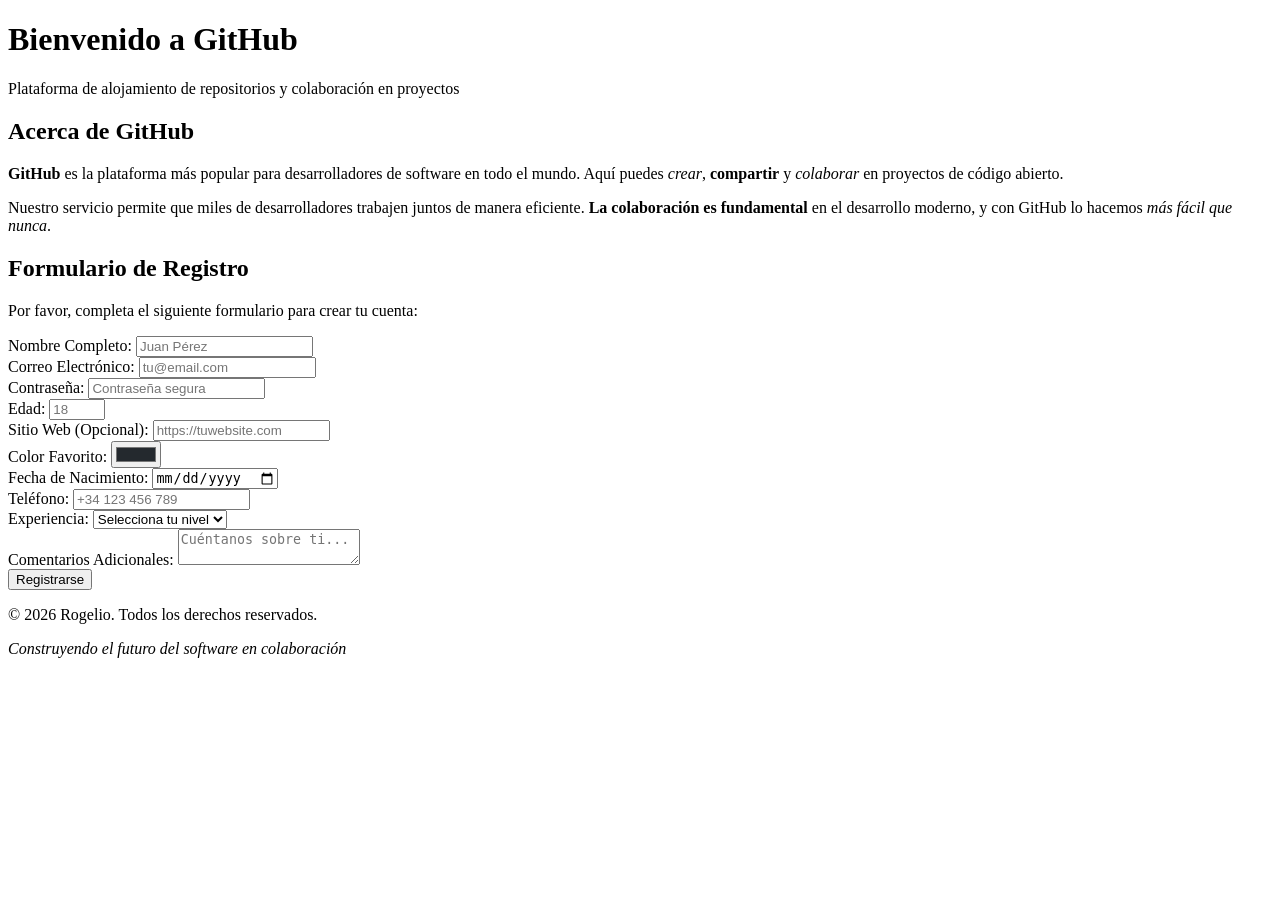
<file: index.html>
<!DOCTYPE html>
<html lang="es">
<head>
    <meta charset="UTF-8">
    <meta name="viewport" content="width=device-width, initial-scale=1.0">
    <title>GitHub - Formulario de Registro</title>
</head>
<body>
    <header>
        <h1>Bienvenido a GitHub</h1>
        <p>Plataforma de alojamiento de repositorios y colaboración en proyectos</p>
    </header>

    <main>
        <section>
            <h2>Acerca de GitHub</h2>
            <p>
                <strong>GitHub</strong> es la plataforma más popular para desarrolladores de software en todo el mundo. 
                Aquí puedes <em>crear</em>, <strong>compartir</strong> y <em>colaborar</em> en proyectos de código abierto.
            </p>
            <p>
                Nuestro servicio permite que miles de desarrolladores trabajen juntos de manera eficiente. 
                <strong>La colaboración es fundamental</strong> en el desarrollo moderno, y con GitHub lo hacemos <em>más fácil que nunca</em>.
            </p>
        </section>

        <section>
            <h2>Formulario de Registro</h2>
            <p>Por favor, completa el siguiente formulario para crear tu cuenta:</p>
            
            <form action="#" method="POST">
                <div class="form-group">
                    <label for="nombre">Nombre Completo:</label>
                    <input type="text" id="nombre" name="nombre" placeholder="Juan Pérez" required>
                </div>

                <div class="form-group">
                    <label for="email">Correo Electrónico:</label>
                    <input type="email" id="email" name="email" placeholder="tu@email.com" required>
                </div>

                <div class="form-group">
                    <label for="contrasena">Contraseña:</label>
                    <input type="password" id="contrasena" name="contrasena" placeholder="Contraseña segura" required>
                </div>

                <div class="form-group">
                    <label for="edad">Edad:</label>
                    <input type="number" id="edad" name="edad" min="13" max="120" placeholder="18">
                </div>

                <div class="form-group">
                    <label for="website">Sitio Web (Opcional):</label>
                    <input type="url" id="website" name="website" placeholder="https://tuwebsite.com">
                </div>

                <div class="form-group">
                    <label for="color">Color Favorito:</label>
                    <input type="color" id="color" name="color" value="#24292e">
                </div>

                <div class="form-group">
                    <label for="fecha">Fecha de Nacimiento:</label>
                    <input type="date" id="fecha" name="fecha" required>
                </div>

                <div class="form-group">
                    <label for="telefono">Teléfono:</label>
                    <input type="tel" id="telefono" name="telefono" placeholder="+34 123 456 789">
                </div>

                <div class="form-group">
                    <label for="experiencia">Experiencia:</label>
                    <select id="experiencia" name="experiencia" required>
                        <option value="">Selecciona tu nivel</option>
                        <option value="principiante">Principiante</option>
                        <option value="intermedio">Intermedio</option>
                        <option value="avanzado">Avanzado</option>
                        <option value="experto">Experto</option>
                    </select>
                </div>

                <div class="form-group">
                    <label for="comentarios">Comentarios Adicionales:</label>
                    <textarea id="comentarios" name="comentarios" placeholder="Cuéntanos sobre ti..."></textarea>
                </div>

                <button type="submit">Registrarse</button>
            </form>
        </section>
    </main>

    <footer>
        <p>&copy; 2026 Rogelio. Todos los derechos reservados.</p>
        <p><em>Construyendo el futuro del software en colaboración</em></p>
    </footer>
</body>
</html>
</file>
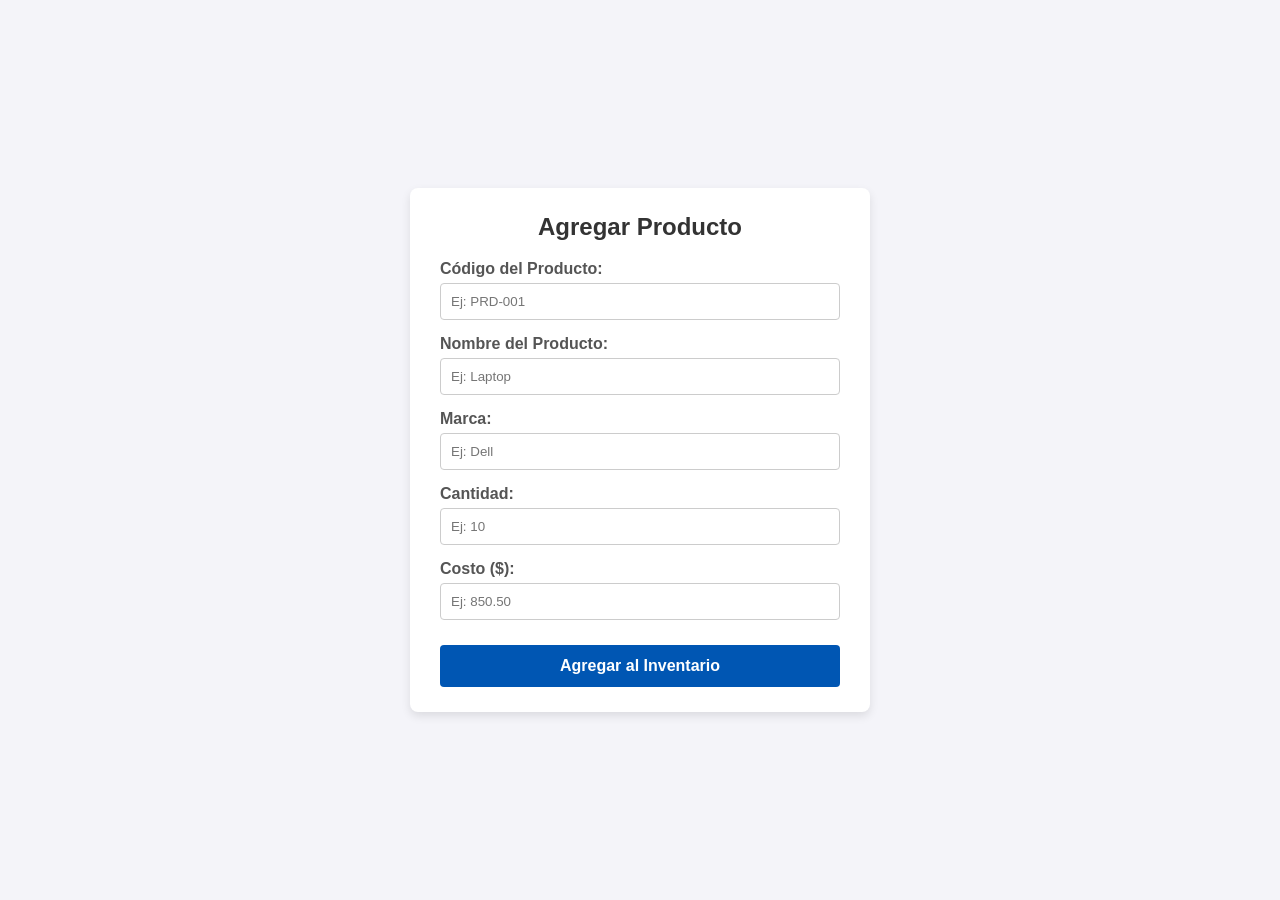
<file: Control de inventarios/index.html>
<!DOCTYPE html>
<html lang="es">
<head>
    <meta charset="UTF-8">
    <meta name="viewport" content="width=device-width, initial-scale=1.0">
    <title>Gestión de Inventario</title>
    <link rel="stylesheet" href="style.css">
</head>
<body>
    <div id="toast-container" class="toast-container"></div>

    <div class="form-container">
        <h2>Agregar Producto</h2>
        <form id="product-form">
            <div class="form-group">
                <label for="codigo">Código del Producto:</label>
                <input type="text" id="codigo" required placeholder="Ej: PRD-001">
            </div>
            <div class="form-group">
                <label for="nombre">Nombre del Producto:</label>
                <input type="text" id="nombre" required placeholder="Ej: Laptop">
            </div>
            <div class="form-group">
                <label for="marca">Marca:</label>
                <input type="text" id="marca" required placeholder="Ej: Dell">
            </div>
            <div class="form-group">
                <label for="cantidad">Cantidad:</label>
                <input type="number" id="cantidad" min="1" required placeholder="Ej: 10">
            </div>
            <div class="form-group">
                <label for="costo">Costo ($):</label>
                <input type="number" id="costo" min="0.01" step="0.01" required placeholder="Ej: 850.50">
            </div>
            <button type="submit">Agregar al Inventario</button>
        </form>
    </div>

    <script src="script.js"></script>
</body>
</html>
</file>
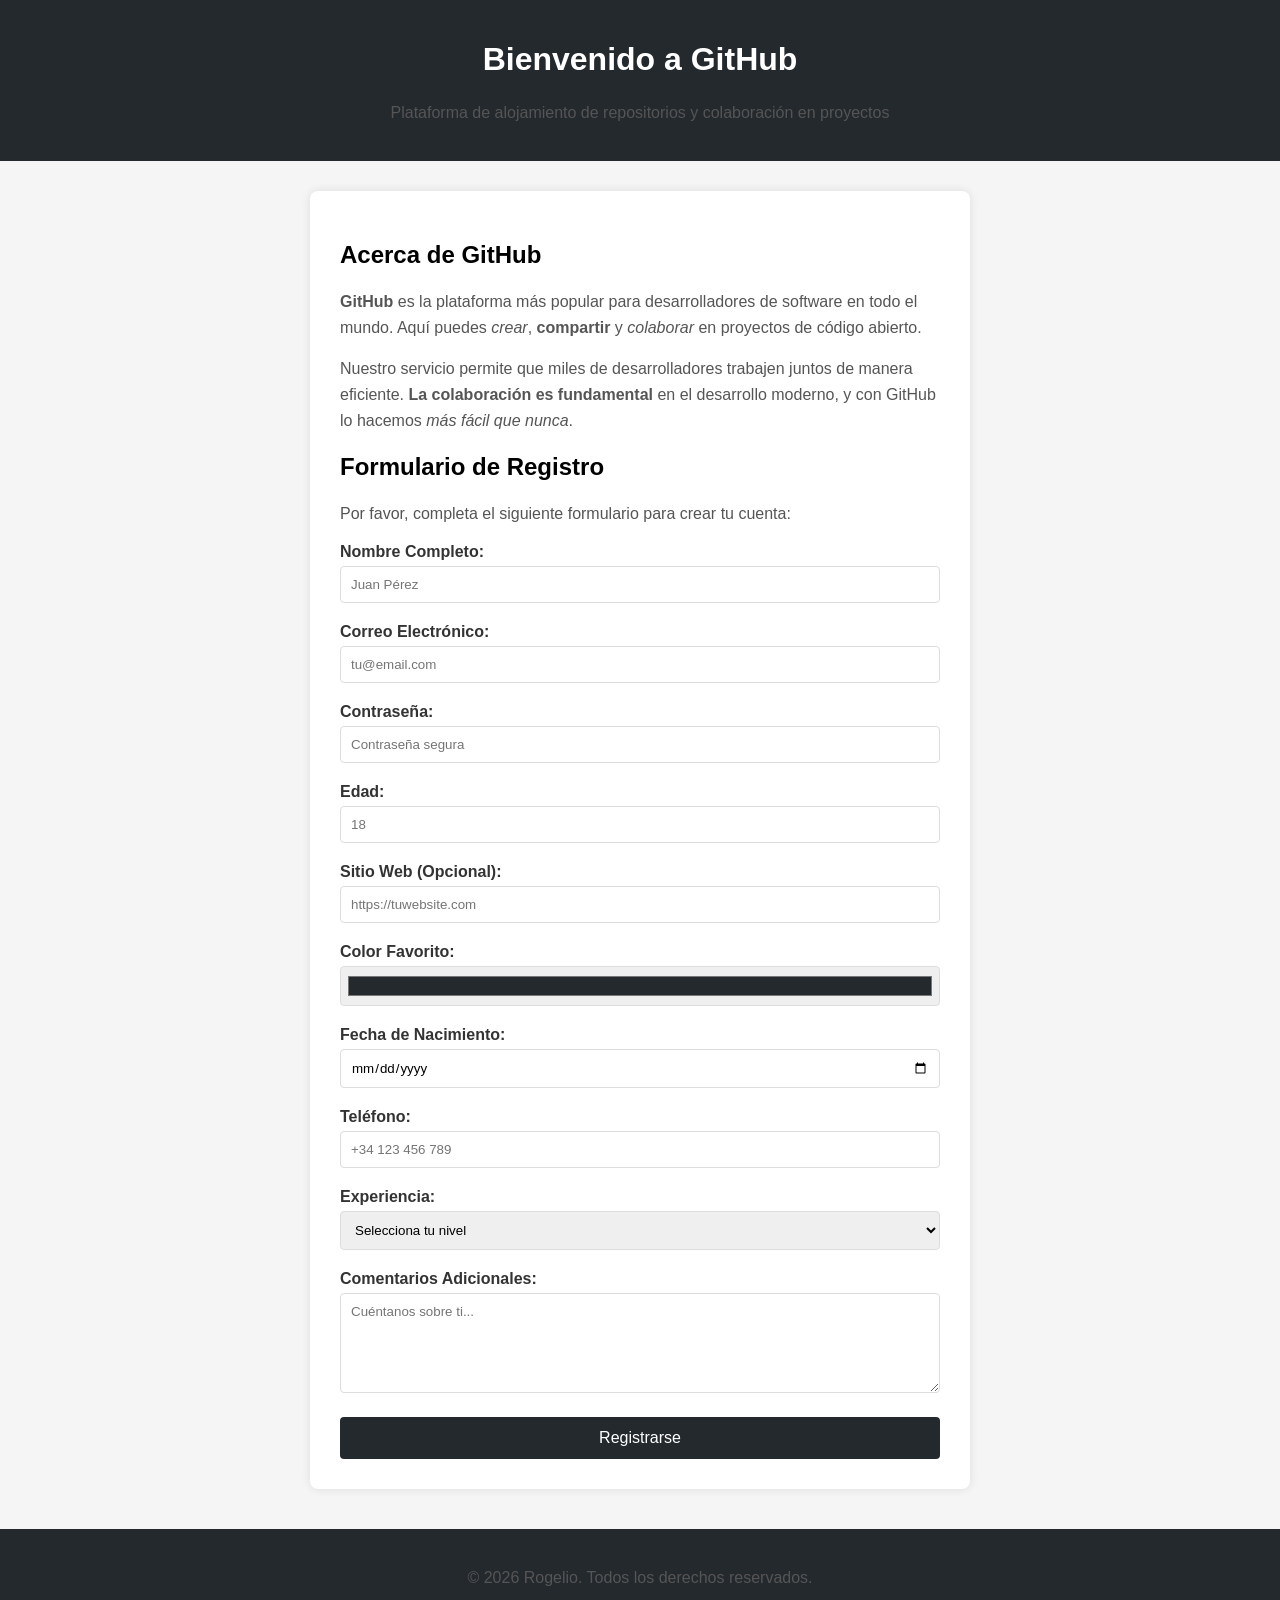
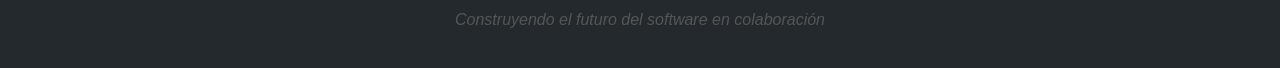
<file: Github.html>
<!DOCTYPE html>
<html lang="es">
<head>
    <meta charset="UTF-8">
    <meta name="viewport" content="width=device-width, initial-scale=1.0">
    <title>GitHub - Formulario de Registro</title>
    <style>
        body {
            font-family: Arial, sans-serif;
            margin: 0;
            padding: 0;
            background-color: #f5f5f5;
        }
        header {
            background-color: #24292e;
            color: white;
            padding: 20px;
            text-align: center;
        }
        main {
            max-width: 600px;
            margin: 30px auto;
            background-color: white;
            padding: 30px;
            border-radius: 8px;
            box-shadow: 0 0 10px rgba(0,0,0,0.1);
        }
        .form-group {
            margin-bottom: 20px;
        }
        label {
            display: block;
            margin-bottom: 5px;
            font-weight: bold;
            color: #333;
        }
        input, textarea, select {
            width: 100%;
            padding: 10px;
            border: 1px solid #ddd;
            border-radius: 4px;
            box-sizing: border-box;
            font-family: Arial, sans-serif;
        }
        input[type="color"] {
            padding: 5px;
            height: 40px;
            cursor: pointer;
        }
        textarea {
            resize: vertical;
            min-height: 100px;
        }
        button {
            background-color: #24292e;
            color: white;
            padding: 12px 20px;
            border: none;
            border-radius: 4px;
            cursor: pointer;
            font-size: 16px;
            width: 100%;
        }
        button:hover {
            background-color: #1f1f1f;
        }
        footer {
            background-color: #24292e;
            color: white;
            text-align: center;
            padding: 20px;
            margin-top: 40px;
        }
        p {
            line-height: 1.6;
            color: #555;
        }
    </style>
</head>
<body>
    <header>
        <h1>Bienvenido a GitHub</h1>
        <p>Plataforma de alojamiento de repositorios y colaboración en proyectos</p>
    </header>

    <main>
        <section>
            <h2>Acerca de GitHub</h2>
            <p>
                <strong>GitHub</strong> es la plataforma más popular para desarrolladores de software en todo el mundo. 
                Aquí puedes <em>crear</em>, <strong>compartir</strong> y <em>colaborar</em> en proyectos de código abierto.
            </p>
            <p>
                Nuestro servicio permite que miles de desarrolladores trabajen juntos de manera eficiente. 
                <strong>La colaboración es fundamental</strong> en el desarrollo moderno, y con GitHub lo hacemos <em>más fácil que nunca</em>.
            </p>
        </section>

        <section>
            <h2>Formulario de Registro</h2>
            <p>Por favor, completa el siguiente formulario para crear tu cuenta:</p>
            
            <form action="#" method="POST">
                <div class="form-group">
                    <label for="nombre">Nombre Completo:</label>
                    <input type="text" id="nombre" name="nombre" placeholder="Juan Pérez" required>
                </div>

                <div class="form-group">
                    <label for="email">Correo Electrónico:</label>
                    <input type="email" id="email" name="email" placeholder="tu@email.com" required>
                </div>

                <div class="form-group">
                    <label for="contrasena">Contraseña:</label>
                    <input type="password" id="contrasena" name="contrasena" placeholder="Contraseña segura" required>
                </div>

                <div class="form-group">
                    <label for="edad">Edad:</label>
                    <input type="number" id="edad" name="edad" min="13" max="120" placeholder="18">
                </div>

                <div class="form-group">
                    <label for="website">Sitio Web (Opcional):</label>
                    <input type="url" id="website" name="website" placeholder="https://tuwebsite.com">
                </div>

                <div class="form-group">
                    <label for="color">Color Favorito:</label>
                    <input type="color" id="color" name="color" value="#24292e">
                </div>

                <div class="form-group">
                    <label for="fecha">Fecha de Nacimiento:</label>
                    <input type="date" id="fecha" name="fecha" required>
                </div>

                <div class="form-group">
                    <label for="telefono">Teléfono:</label>
                    <input type="tel" id="telefono" name="telefono" placeholder="+34 123 456 789">
                </div>

                <div class="form-group">
                    <label for="experiencia">Experiencia:</label>
                    <select id="experiencia" name="experiencia" required>
                        <option value="">Selecciona tu nivel</option>
                        <option value="principiante">Principiante</option>
                        <option value="intermedio">Intermedio</option>
                        <option value="avanzado">Avanzado</option>
                        <option value="experto">Experto</option>
                    </select>
                </div>

                <div class="form-group">
                    <label for="comentarios">Comentarios Adicionales:</label>
                    <textarea id="comentarios" name="comentarios" placeholder="Cuéntanos sobre ti..."></textarea>
                </div>

                <button type="submit">Registrarse</button>
            </form>
        </section>
    </main>

    <footer>
        <p>&copy; 2026 Rogelio. Todos los derechos reservados.</p>
        <p><em>Construyendo el futuro del software en colaboración</em></p>
    </footer>
</body>
</html>
</file>
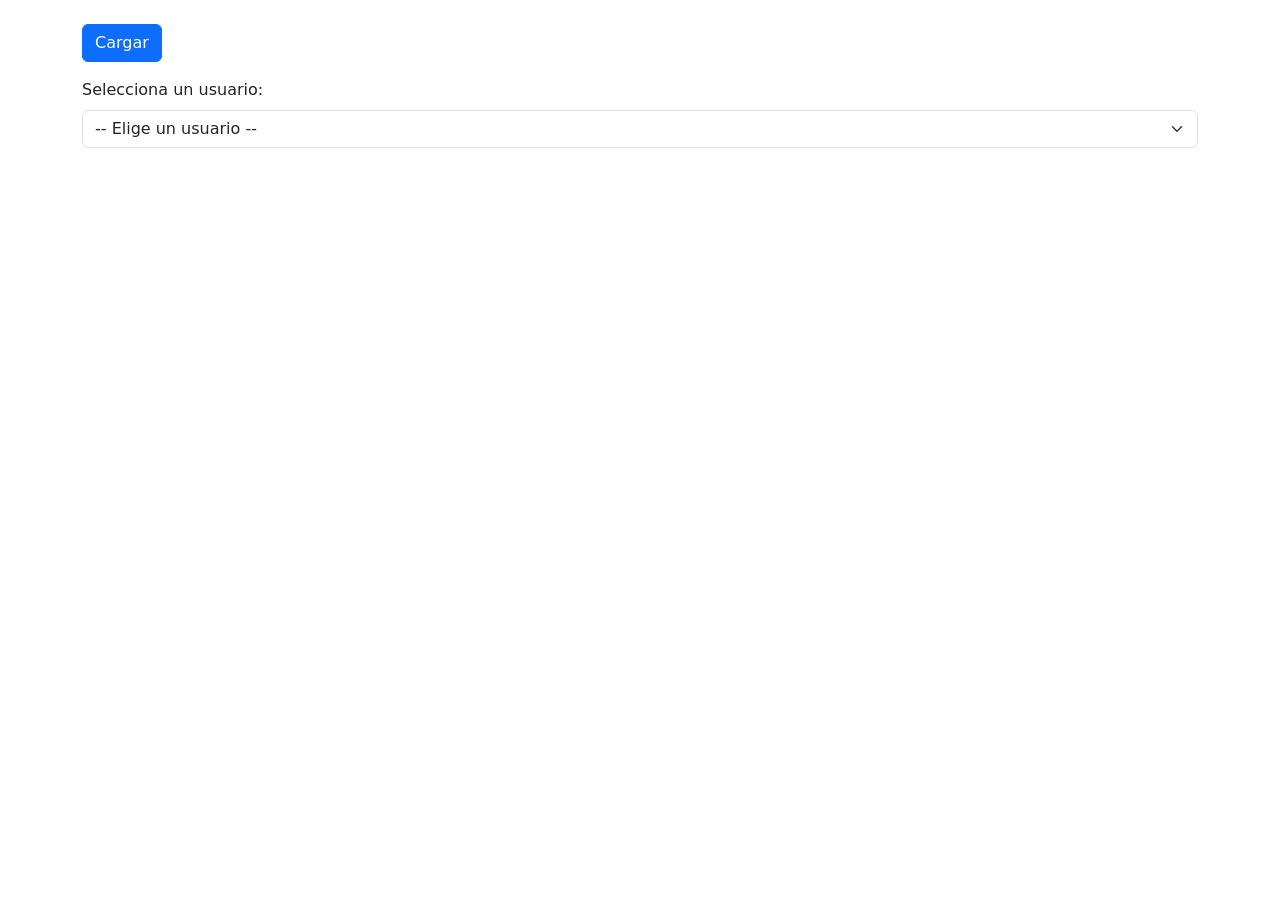
<file: Pruebas clase v2/botonv2.html>
<!DOCTYPE html>
<html lang="en">

<head>
    <meta charset="UTF-8">
    <meta name="viewport" content="width=device-width, initial-scale=1.0">
    <title>Document</title>
    <link href="https://cdn.jsdelivr.net/npm/bootstrap@5.3.0/dist/css/bootstrap.min.css" rel="stylesheet"
        integrity="sha384-..." crossorigin="anonymous">
    <style>
        #datos {
            margin-top: 20px;
        }
    </style>
</head>

<body>
    <div class="container mt-4">
        <button id="btnCargar" class="btn btn-primary mb-3">Cargar</button>
        <div class="mb-3">
            <label for="selectUsuario" class="form-label">Selecciona un usuario:</label>
            <select id="selectUsuario" class="form-select">
                <option value="">-- Elige un usuario --</option>
            </select>
        </div>
        <div id="datos"></div>
    </div>
    <script type="module" src="app.js"></script>
</body>

</html>
</file>
<file: Control de inventarios/style.css>
body {
    font-family: Arial, sans-serif;
    background-color: #f4f4f9;
    display: flex;
    justify-content: center;
    align-items: center;
    height: 100vh;
    margin: 0;
}

.form-container {
    background: white;
    padding: 25px 30px;
    border-radius: 8px;
    box-shadow: 0 4px 10px rgba(0,0,0,0.1);
    width: 100%;
    max-width: 400px;
}

h2 {
    margin-top: 0;
    color: #333;
    text-align: center;
}

.form-group {
    margin-bottom: 15px;
}

label {
    display: block;
    margin-bottom: 5px;
    color: #555;
    font-weight: bold;
}

input {
    width: 100%;
    padding: 10px;
    border: 1px solid #ccc;
    border-radius: 4px;
    box-sizing: border-box;
}

button {
    width: 100%;
    padding: 12px;
    background-color: #0056b3; /* Azul */
    color: white;
    border: none;
    border-radius: 4px;
    cursor: pointer;
    font-size: 16px;
    font-weight: bold;
    margin-top: 10px;
}

button:hover {
    background-color: #004494;
}

/* Estilos para los mensajes (Toasts) */
.toast-container {
    position: fixed;
    top: 20px;
    right: 20px;
    z-index: 1000;
    display: flex;
    flex-direction: column;
    gap: 10px;
}

.toast {
    padding: 15px 20px;
    color: white;
    border-radius: 4px;
    box-shadow: 0 4px 6px rgba(0,0,0,0.2);
    opacity: 0;
    transform: translateX(100%);
    transition: opacity 0.3s ease, transform 0.3s ease;
    min-width: 250px;
    font-weight: bold;
}

.toast.show {
    opacity: 1;
    transform: translateX(0);
}

.toast.success {
    background-color: #28a745; /* Verde */
}

.toast.error {
    background-color: #dc3545; /* Rojo */
}
</file>
